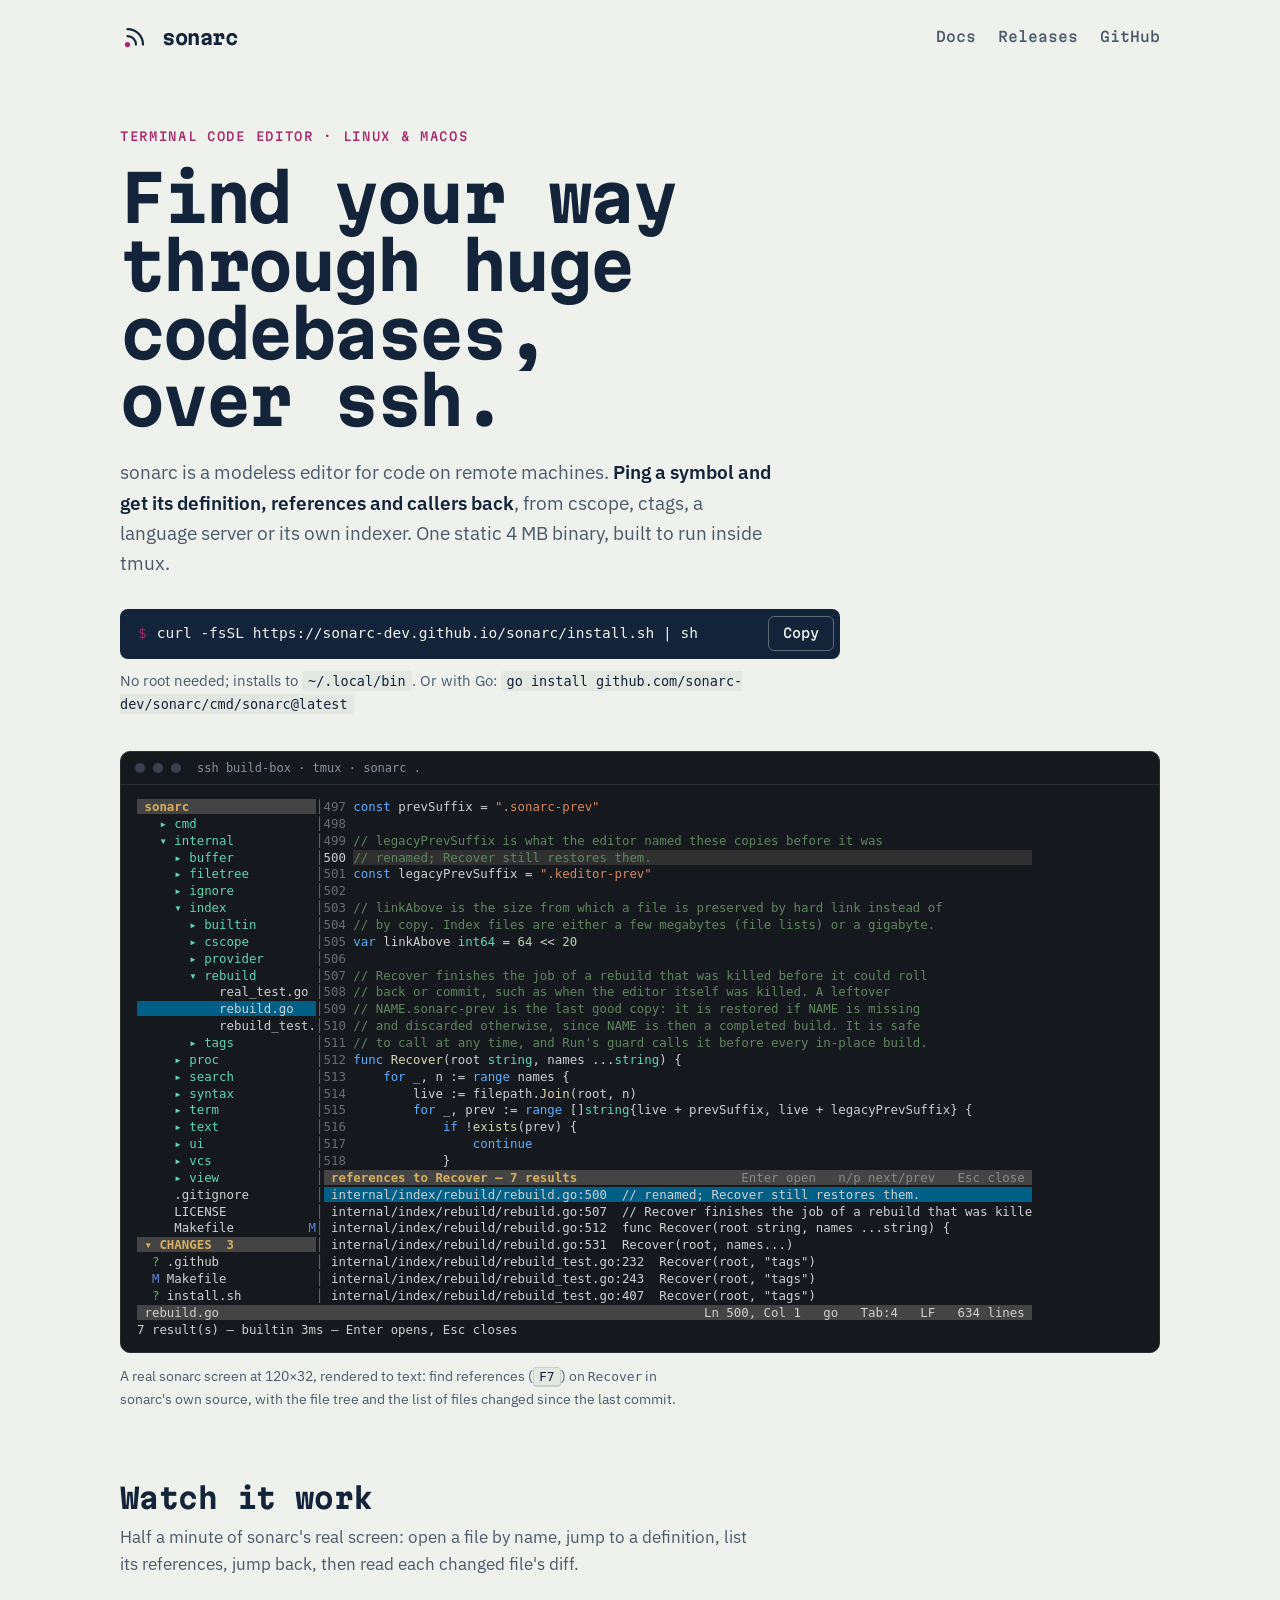
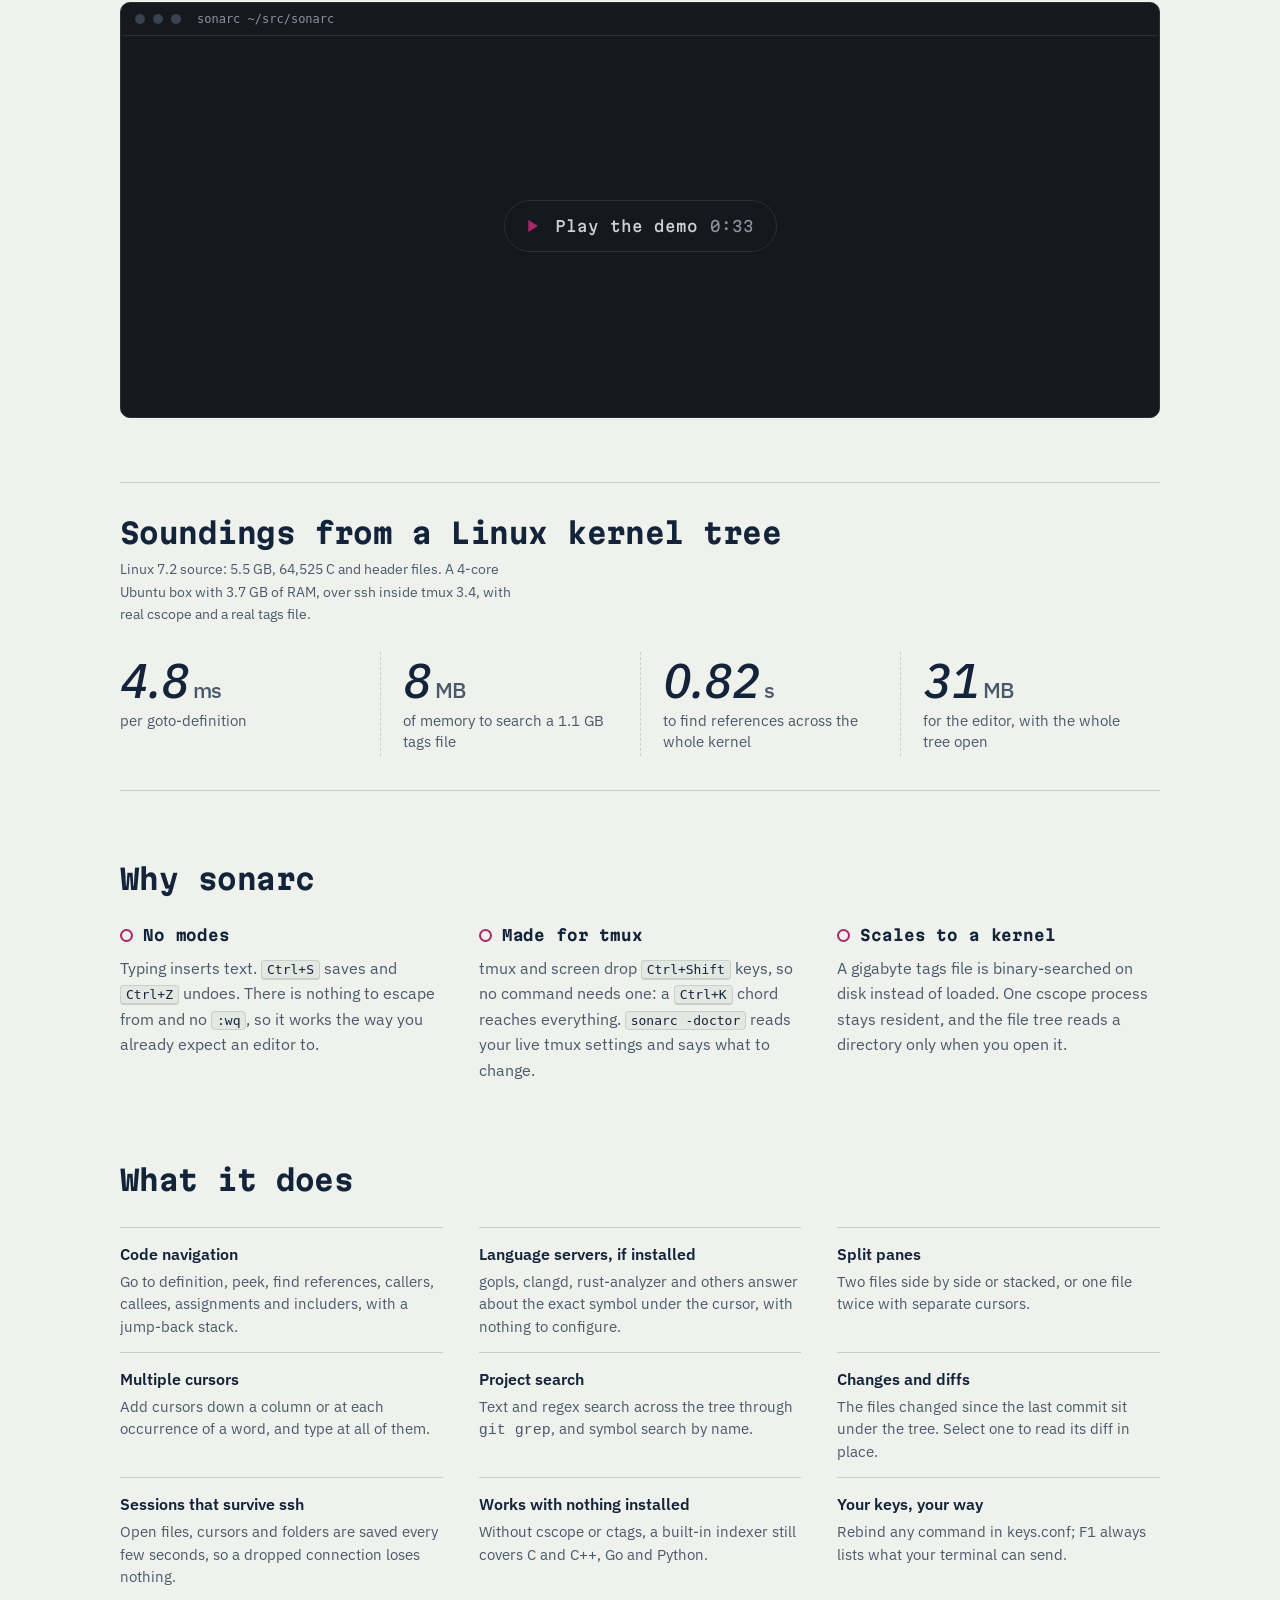
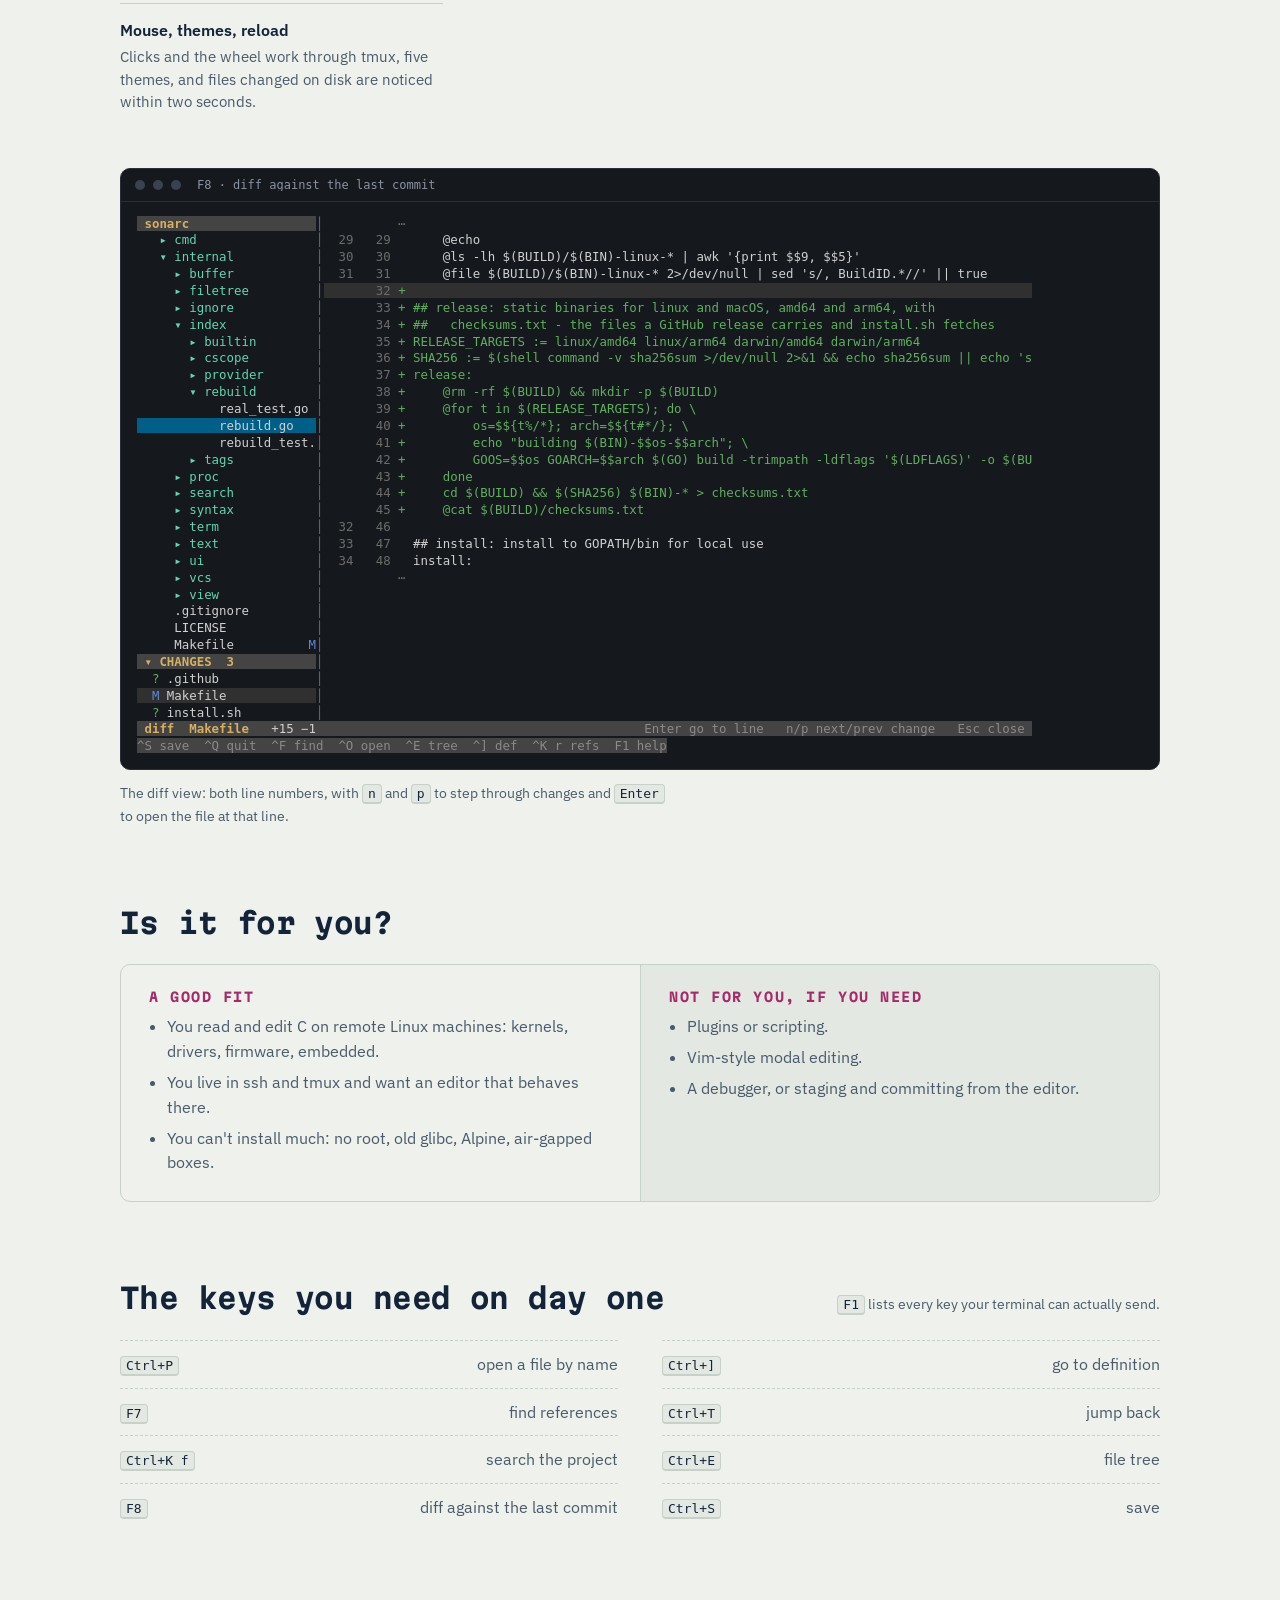
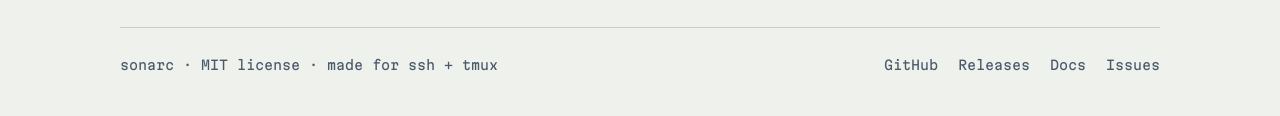
<file: site/index.html>
<!doctype html>
<html lang="en">
<head>
<meta charset="utf-8">
<meta name="viewport" content="width=device-width, initial-scale=1, viewport-fit=cover">
<title>sonarc — a terminal editor for huge codebases over ssh</title>
<meta name="description" content="sonarc is a modeless terminal code editor for Linux servers. One static binary, cscope and ctags built in, made for ssh and tmux. Goto-definition in 4.8 ms on a Linux kernel tree.">
<meta property="og:type" content="website">
<meta property="og:title" content="sonarc">
<meta property="og:description" content="A modeless terminal editor for navigating huge codebases over ssh. One static binary, cscope and ctags built in, made for tmux.">
<meta property="og:url" content="https://sonarc-dev.github.io/sonarc/">
<meta property="og:image" content="https://sonarc-dev.github.io/sonarc/og.png">
<meta property="og:image:width" content="1280">
<meta property="og:image:height" content="640">
<meta property="og:image:alt" content="sonarc: find your way through huge codebases, over ssh">
<meta name="twitter:card" content="summary_large_image">
<link rel="icon" href="data:image/svg+xml,%3Csvg xmlns='http://www.w3.org/2000/svg' viewBox='0 0 32 32'%3E%3Crect width='32' height='32' rx='6' fill='%2313233A'/%3E%3Ccircle cx='8' cy='24' r='2.6' fill='%23E36BA5'/%3E%3Cpath d='M8 15a9 9 0 0 1 9 9M8 8a16 16 0 0 1 16 16' fill='none' stroke='%23DDE5EC' stroke-width='2.4' stroke-linecap='round'/%3E%3C/svg%3E">
<link rel="preconnect" href="https://fonts.googleapis.com">
<link rel="preconnect" href="https://fonts.gstatic.com" crossorigin>
<link rel="stylesheet" href="https://fonts.googleapis.com/css2?family=IBM+Plex+Sans:ital,wght@0,400;0,500;0,600;1,500&family=Martian+Mono:wght@400;500;700&display=swap">
<link rel="stylesheet" href="style.css">
<style>
.t .h0{color:#d7af5f;background:#444444;font-weight:700}
.t .h1{color:#d0d0d0;background:#444444}
.t .h2{color:#6c6c6c;background:var(--t-bg)}
.t .h3{color:var(--t-fg);background:var(--t-bg)}
.t .h4{color:#5fafff;background:var(--t-bg)}
.t .h5{color:#d7875f;background:var(--t-bg)}
.t .h6{color:#5fd7af;background:var(--t-bg)}
.t .h7{color:#5f875f;background:var(--t-bg)}
.t .h8{color:#d0d0d0;background:var(--t-bg)}
.t .h9{color:#5f875f;background:#303030}
.t .h10{color:var(--t-fg);background:#303030}
.t .h11{color:#afd7af;background:var(--t-bg)}
.t .h12{color:var(--t-fg);background:#005f87}
.t .h13{color:#d7d7af;background:var(--t-bg)}
.t .h14{color:#8a8a8a;background:#444444}
.t .h15{color:#5f87d7;background:var(--t-bg)}
.t .h16{color:#5faf5f;background:var(--t-bg)}
.t .d0{color:#d7af5f;background:#444444;font-weight:700}
.t .d1{color:#d0d0d0;background:#444444}
.t .d2{color:#6c6c6c;background:var(--t-bg)}
.t .d3{color:var(--t-fg);background:var(--t-bg)}
.t .d4{color:#5fd7af;background:var(--t-bg)}
.t .d5{color:#6c6c6c;background:#303030}
.t .d6{color:#5faf5f;background:#303030}
.t .d7{color:var(--t-fg);background:#303030}
.t .d8{color:#5faf5f;background:var(--t-bg)}
.t .d9{color:var(--t-fg);background:#005f87}
.t .d10{color:#5f87d7;background:var(--t-bg)}
.t .d11{color:#5f87d7;background:#303030}
.t .d12{color:#8a8a8a;background:#444444}
</style>
</head>
<body>
<div class="wrap">

<header class="top">
  <a class="brand" href="./" aria-label="sonarc home">
    <svg class="logo" viewBox="0 0 32 32" aria-hidden="true">
      <circle class="ping" cx="8" cy="24" r="8"></circle>
      <path class="arc" d="M8 15a9 9 0 0 1 9 9M8 7.5a16.5 16.5 0 0 1 16.5 16.5"></path>
      <circle class="dot" cx="8" cy="24" r="2.8"></circle>
    </svg>
    <span>sonarc</span>
  </a>
  <nav class="nav" aria-label="Site">
    <a class="opt" href="docs/">Docs</a>
    <a class="opt" href="releases/">Releases</a>
    <a href="https://github.com/sonarc-dev/sonarc">GitHub</a>
  </nav>
</header>

<main>
<section class="hero">
  <div class="eyebrow">Terminal code editor · Linux &amp; macOS<!--latest--></div>
  <h1>Find your way through huge codebases, over ssh.</h1>
  <p class="lede">sonarc is a modeless editor for code on remote machines. <strong>Ping a symbol and get its definition, references and callers back</strong>, from cscope, ctags, a language server or its own indexer. One static 4&nbsp;MB binary, built to run inside tmux.</p>
  <div class="install">
    <div class="cmd">
      <code id="install-cmd"><span class="p">$</span>curl -fsSL https://sonarc-dev.github.io/sonarc/install.sh | sh</code>
      <button class="copy" id="copy-btn" type="button">Copy</button>
    </div>
    <p class="alt">No root needed; installs to <code>~/.local/bin</code>. Or with Go: <code>go install github.com/sonarc-dev/sonarc/cmd/sonarc@latest</code></p>
  </div>
</section>

<figure>
  <div class="term">
    <div class="term-bar"><i></i><i></i><i></i><b>ssh build-box · tmux · sonarc .</b></div>
    <div class="term-scroll"><pre class="t" aria-label="sonarc showing the file tree, source code and 7 references to Recover"><span class="h0"> sonarc</span><span class="h1">                 </span><span class="h2">│497</span><span class="h3"> </span><span class="h4">const</span><span class="h3"> prevSuffix = </span><span class="h5">&#34;.sonarc-prev&#34;</span><span class="h3">                                                          </span>
<span class="h6">   ▸ cmd                </span><span class="h2">│498</span><span class="h3">                                                                                            </span>
<span class="h6">   ▾ internal           </span><span class="h2">│499</span><span class="h3"> </span><span class="h7">// legacyPrevSuffix is what the editor named these copies before it was</span><span class="h3">                    </span>
<span class="h6">     ▸ buffer           </span><span class="h2">│</span><span class="h8">500</span><span class="h3"> </span><span class="h9">// renamed; Recover still restores them.</span><span class="h10">                                                   </span>
<span class="h6">     ▸ filetree         </span><span class="h2">│501</span><span class="h3"> </span><span class="h4">const</span><span class="h3"> legacyPrevSuffix = </span><span class="h5">&#34;.keditor-prev&#34;</span><span class="h3">                                                   </span>
<span class="h6">     ▸ ignore           </span><span class="h2">│502</span><span class="h3">                                                                                            </span>
<span class="h6">     ▾ index            </span><span class="h2">│503</span><span class="h3"> </span><span class="h7">// linkAbove is the size from which a file is preserved by hard link instead of</span><span class="h3">            </span>
<span class="h6">       ▸ builtin        </span><span class="h2">│504</span><span class="h3"> </span><span class="h7">// by copy. Index files are either a few megabytes (file lists) or a gigabyte.</span><span class="h3">             </span>
<span class="h6">       ▸ cscope         </span><span class="h2">│505</span><span class="h3"> </span><span class="h4">var</span><span class="h3"> linkAbove </span><span class="h6">int64</span><span class="h3"> = </span><span class="h11">64</span><span class="h3"> &lt;&lt; </span><span class="h11">20</span><span class="h3">                                                             </span>
<span class="h6">       ▸ provider       </span><span class="h2">│506</span><span class="h3">                                                                                            </span>
<span class="h6">       ▾ rebuild        </span><span class="h2">│507</span><span class="h3"> </span><span class="h7">// Recover finishes the job of a rebuild that was killed before it could roll</span><span class="h3">              </span>
<span class="h3">           real_test.go </span><span class="h2">│508</span><span class="h3"> </span><span class="h7">// back or commit, such as when the editor itself was killed. A leftover</span><span class="h3">                   </span>
<span class="h12">           rebuild.go   </span><span class="h2">│509</span><span class="h3"> </span><span class="h7">// NAME.sonarc-prev is the last good copy: it is restored if NAME is missing</span><span class="h3">               </span>
<span class="h3">           rebuild_test.</span><span class="h2">│510</span><span class="h3"> </span><span class="h7">// and discarded otherwise, since NAME is then a completed build. It is safe</span><span class="h3">               </span>
<span class="h6">       ▸ tags           </span><span class="h2">│511</span><span class="h3"> </span><span class="h7">// to call at any time, and Run&#39;s guard calls it before every in-place build.</span><span class="h3">              </span>
<span class="h6">     ▸ proc             </span><span class="h2">│512</span><span class="h3"> </span><span class="h4">func</span><span class="h3"> </span><span class="h13">Recover</span><span class="h3">(root </span><span class="h6">string</span><span class="h3">, names ...</span><span class="h6">string</span><span class="h3">) {                                               </span>
<span class="h6">     ▸ search           </span><span class="h2">│513</span><span class="h3">     </span><span class="h4">for</span><span class="h3"> _, n := </span><span class="h4">range</span><span class="h3"> names {                                                              </span>
<span class="h6">     ▸ syntax           </span><span class="h2">│514</span><span class="h3">         live := filepath.</span><span class="h13">Join</span><span class="h3">(root, n)                                                     </span>
<span class="h6">     ▸ term             </span><span class="h2">│515</span><span class="h3">         </span><span class="h4">for</span><span class="h3"> _, prev := </span><span class="h4">range</span><span class="h3"> []</span><span class="h6">string</span><span class="h3">{live + prevSuffix, live + legacyPrevSuffix} {        </span>
<span class="h6">     ▸ text             </span><span class="h2">│516</span><span class="h3">             </span><span class="h4">if</span><span class="h3"> !</span><span class="h13">exists</span><span class="h3">(prev) {                                                             </span>
<span class="h6">     ▸ ui               </span><span class="h2">│517</span><span class="h3">                 </span><span class="h4">continue</span><span class="h3">                                                                   </span>
<span class="h6">     ▸ vcs              </span><span class="h2">│518</span><span class="h3">             }                                                                              </span>
<span class="h6">     ▸ view             </span><span class="h2">│</span><span class="h0"> references to Recover — 7 results</span><span class="h1">                      </span><span class="h14">Enter open   n/p next/prev   Esc close </span>
<span class="h3">     .gitignore         </span><span class="h2">│</span><span class="h12"> internal/index/rebuild/rebuild.go:500  // renamed; Recover still restores them.               </span>
<span class="h3">     LICENSE            </span><span class="h2">│</span><span class="h3"> internal/index/rebuild/rebuild.go:507  // Recover finishes the job of a rebuild that was kille</span>
<span class="h3">     Makefile          </span><span class="h15">M</span><span class="h2">│</span><span class="h3"> internal/index/rebuild/rebuild.go:512  func Recover(root string, names ...string) {           </span>
<span class="h0"> ▾ CHANGES  3</span><span class="h1">           </span><span class="h2">│</span><span class="h3"> internal/index/rebuild/rebuild.go:531  Recover(root, names...)                                </span>
<span class="h3">  </span><span class="h16">?</span><span class="h3"> .github             </span><span class="h2">│</span><span class="h3"> internal/index/rebuild/rebuild_test.go:232  Recover(root, &#34;tags&#34;)                             </span>
<span class="h3">  </span><span class="h15">M</span><span class="h3"> Makefile            </span><span class="h2">│</span><span class="h3"> internal/index/rebuild/rebuild_test.go:243  Recover(root, &#34;tags&#34;)                             </span>
<span class="h3">  </span><span class="h16">?</span><span class="h3"> install.sh          </span><span class="h2">│</span><span class="h3"> internal/index/rebuild/rebuild_test.go:407  Recover(root, &#34;tags&#34;)                             </span>
<span class="h1"> rebuild.go                                                                 Ln 500, Col 1   go   Tab:4   LF   634 lines </span>
<span class="h8">7 result(s) — builtin 3ms — Enter opens, Esc closes</span><span class="h3">                                                                     </span></pre></div>
  </div>
  <figcaption>A real sonarc screen at 120×32, rendered to text: find references (<kbd>F7</kbd>) on <code>Recover</code> in sonarc's own source, with the file tree and the list of files changed since the last commit.</figcaption>
</figure>

<section class="demo" aria-labelledby="demo-h">
  <header>
    <h2 id="demo-h">Watch it work</h2>
    <p>Half a minute of sonarc's real screen: open a file by name, jump to a definition, list its references, jump back, then read each changed file's diff.</p>
  </header>
  <div class="term">
    <div class="term-bar"><i></i><i></i><i></i><b>sonarc ~/src/sonarc</b></div>
    <div class="demo-stage" id="demo-stage">
      <button class="play" id="demo-play" type="button">
        <svg viewBox="0 0 24 24" aria-hidden="true"><path d="M8 5.5v13l10.5-6.5z"></path></svg>
        Play the demo <span>0:33</span>
      </button>
    </div>
  </div>
</section>

<section class="soundings" aria-labelledby="soundings-h">
  <header>
    <h2 id="soundings-h">Soundings from a Linux kernel tree</h2>
    <p>Linux 7.2 source: 5.5&nbsp;GB, 64,525 C and header files. A 4-core Ubuntu box with 3.7&nbsp;GB of RAM, over ssh inside tmux 3.4, with real cscope and a real tags file.</p>
  </header>
  <div class="depths">
    <div class="depth"><div class="n">4.8<small>ms</small></div><div class="l">per goto-definition</div></div>
    <div class="depth"><div class="n">8<small>MB</small></div><div class="l">of memory to search a 1.1&nbsp;GB tags file</div></div>
    <div class="depth"><div class="n">0.82<small>s</small></div><div class="l">to find references across the whole kernel</div></div>
    <div class="depth"><div class="n">31<small>MB</small></div><div class="l">for the editor, with the whole tree open</div></div>
  </div>
</section>

<section class="why" aria-labelledby="why-h">
  <h2 id="why-h">Why sonarc</h2>
  <div class="cols">
    <div class="col">
      <h3>No modes</h3>
      <p>Typing inserts text. <kbd>Ctrl+S</kbd> saves and <kbd>Ctrl+Z</kbd> undoes. There is nothing to escape from and no <code>:wq</code>, so it works the way you already expect an editor to.</p>
    </div>
    <div class="col">
      <h3>Made for tmux</h3>
      <p>tmux and screen drop <kbd>Ctrl+Shift</kbd> keys, so no command needs one: a <kbd>Ctrl+K</kbd> chord reaches everything. <code>sonarc -doctor</code> reads your live tmux settings and says what to change.</p>
    </div>
    <div class="col">
      <h3>Scales to a kernel</h3>
      <p>A gigabyte tags file is binary-searched on disk instead of loaded. One cscope process stays resident, and the file tree reads a directory only when you open it.</p>
    </div>
  </div>
</section>

<section class="features" aria-labelledby="feat-h">
  <h2 id="feat-h">What it does</h2>
  <div class="feat-grid">
    <ul class="feat-list">
      <li><b>Code navigation</b><span>Go to definition, peek, find references, callers, callees, assignments and includers, with a jump-back stack.</span></li>
      <li><b>Language servers, if installed</b><span>gopls, clangd, rust-analyzer and others answer about the exact symbol under the cursor, with nothing to configure.</span></li>
      <li><b>Split panes</b><span>Two files side by side or stacked, or one file twice with separate cursors.</span></li>
      <li><b>Multiple cursors</b><span>Add cursors down a column or at each occurrence of a word, and type at all of them.</span></li>
      <li><b>Project search</b><span>Text and regex search across the tree through <code>git grep</code>, and symbol search by name.</span></li>
      <li><b>Changes and diffs</b><span>The files changed since the last commit sit under the tree. Select one to read its diff in place.</span></li>
      <li><b>Sessions that survive ssh</b><span>Open files, cursors and folders are saved every few seconds, so a dropped connection loses nothing.</span></li>
      <li><b>Works with nothing installed</b><span>Without cscope or ctags, a built-in indexer still covers C and C++, Go and Python.</span></li>
      <li><b>Your keys, your way</b><span>Rebind any command in keys.conf; F1 always lists what your terminal can send.</span></li>
      <li><b>Mouse, themes, reload</b><span>Clicks and the wheel work through tmux, five themes, and files changed on disk are noticed within two seconds.</span></li>
    </ul>
    <figure>
      <div class="term">
        <div class="term-bar"><i></i><i></i><i></i><b>F8 · diff against the last commit</b></div>
        <div class="term-scroll"><pre class="t" aria-label="sonarc showing a diff of the Makefile, 15 lines added"><span class="d0"> sonarc</span><span class="d1">                 </span><span class="d2">│          ⋯</span><span class="d3">                                                                                    </span>
<span class="d4">   ▸ cmd                </span><span class="d2">│  29   29 </span><span class="d3">      @echo                                                                          </span>
<span class="d4">   ▾ internal           </span><span class="d2">│  30   30 </span><span class="d3">      @ls -lh $(BUILD)/$(BIN)-linux-* | awk &#39;{print $$9, $$5}&#39;                       </span>
<span class="d4">     ▸ buffer           </span><span class="d2">│  31   31 </span><span class="d3">      @file $(BUILD)/$(BIN)-linux-* 2&gt;/dev/null | sed &#39;s/, BuildID.*//&#39; || true      </span>
<span class="d4">     ▸ filetree         </span><span class="d2">│</span><span class="d5">       32 </span><span class="d6">+ </span><span class="d7">                                                                                   </span>
<span class="d4">     ▸ ignore           </span><span class="d2">│       33 </span><span class="d8">+ ## release: static binaries for linux and macOS, amd64 and arm64, with</span><span class="d3">             </span>
<span class="d4">     ▾ index            </span><span class="d2">│       34 </span><span class="d8">+ ##   checksums.txt - the files a GitHub release carries and install.sh fetches</span><span class="d3">     </span>
<span class="d4">       ▸ builtin        </span><span class="d2">│       35 </span><span class="d8">+ RELEASE_TARGETS := linux/amd64 linux/arm64 darwin/amd64 darwin/arm64</span><span class="d3">               </span>
<span class="d4">       ▸ cscope         </span><span class="d2">│       36 </span><span class="d8">+ SHA256 := $(shell command -v sha256sum &gt;/dev/null 2&gt;&amp;1 &amp;&amp; echo sha256sum || echo &#39;s</span>
<span class="d4">       ▸ provider       </span><span class="d2">│       37 </span><span class="d8">+ release:</span><span class="d3">                                                                           </span>
<span class="d4">       ▾ rebuild        </span><span class="d2">│       38 </span><span class="d8">+     @rm -rf $(BUILD) &amp;&amp; mkdir -p $(BUILD)</span><span class="d3">                                          </span>
<span class="d3">           real_test.go </span><span class="d2">│       39 </span><span class="d8">+     @for t in $(RELEASE_TARGETS); do \</span><span class="d3">                                             </span>
<span class="d9">           rebuild.go   </span><span class="d2">│       40 </span><span class="d8">+         os=$${t%/*}; arch=$${t#*/}; \</span><span class="d3">                                              </span>
<span class="d3">           rebuild_test.</span><span class="d2">│       41 </span><span class="d8">+         echo &#34;building $(BIN)-$$os-$$arch&#34;; \</span><span class="d3">                                      </span>
<span class="d4">       ▸ tags           </span><span class="d2">│       42 </span><span class="d8">+         GOOS=$$os GOARCH=$$arch $(GO) build -trimpath -ldflags &#39;$(LDFLAGS)&#39; -o $(BU</span>
<span class="d4">     ▸ proc             </span><span class="d2">│       43 </span><span class="d8">+     done</span><span class="d3">                                                                           </span>
<span class="d4">     ▸ search           </span><span class="d2">│       44 </span><span class="d8">+     cd $(BUILD) &amp;&amp; $(SHA256) $(BIN)-* &gt; checksums.txt</span><span class="d3">                              </span>
<span class="d4">     ▸ syntax           </span><span class="d2">│       45 </span><span class="d8">+     @cat $(BUILD)/checksums.txt</span><span class="d3">                                                    </span>
<span class="d4">     ▸ term             </span><span class="d2">│  32   46 </span><span class="d3">                                                                                     </span>
<span class="d4">     ▸ text             </span><span class="d2">│  33   47 </span><span class="d3">  ## install: install to GOPATH/bin for local use                                    </span>
<span class="d4">     ▸ ui               </span><span class="d2">│  34   48 </span><span class="d3">  install:                                                                           </span>
<span class="d4">     ▸ vcs              </span><span class="d2">│          ⋯</span><span class="d3">                                                                                    </span>
<span class="d4">     ▸ view             </span><span class="d2">│</span><span class="d3">                                                                                               </span>
<span class="d3">     .gitignore         </span><span class="d2">│</span><span class="d3">                                                                                               </span>
<span class="d3">     LICENSE            </span><span class="d2">│</span><span class="d3">                                                                                               </span>
<span class="d3">     Makefile          </span><span class="d10">M</span><span class="d2">│</span><span class="d3">                                                                                               </span>
<span class="d0"> ▾ CHANGES  3</span><span class="d1">           </span><span class="d2">│</span><span class="d3">                                                                                               </span>
<span class="d3">  </span><span class="d8">?</span><span class="d3"> .github             </span><span class="d2">│</span><span class="d3">                                                                                               </span>
<span class="d7">  </span><span class="d11">M</span><span class="d7"> Makefile            </span><span class="d2">│</span><span class="d3">                                                                                               </span>
<span class="d3">  </span><span class="d8">?</span><span class="d3"> install.sh          </span><span class="d2">│</span><span class="d3">                                                                                               </span>
<span class="d1"> </span><span class="d0">diff  Makefile</span><span class="d1">   +15 −1                                            </span><span class="d12">Enter go to line   n/p next/prev change   Esc close </span>
<span class="d12">^S save  ^Q quit  ^F find  ^O open  ^E tree  ^] def  ^K r refs  F1 help</span><span class="d3">                                                 </span></pre></div>
      </div>
      <figcaption>The diff view: both line numbers, with <kbd>n</kbd> and <kbd>p</kbd> to step through changes and <kbd>Enter</kbd> to open the file at that line.</figcaption>
    </figure>
  </div>
</section>

<section class="fit" aria-labelledby="fit-h">
  <h2 id="fit-h" style="margin-bottom:24px">Is it for you?</h2>
  <div class="fit-grid">
    <div>
      <h3>A good fit</h3>
      <ul>
        <li>You read and edit C on remote Linux machines: kernels, drivers, firmware, embedded.</li>
        <li>You live in ssh and tmux and want an editor that behaves there.</li>
        <li>You can't install much: no root, old glibc, Alpine, air-gapped boxes.</li>
      </ul>
    </div>
    <div>
      <h3>Not for you, if you need</h3>
      <ul>
        <li>Plugins or scripting.</li>
        <li>Vim-style modal editing.</li>
        <li>A debugger, or staging and committing from the editor.</li>
      </ul>
    </div>
  </div>
</section>

<section class="keys" aria-labelledby="keys-h">
  <header>
    <h2 id="keys-h">The keys you need on day one</h2>
    <p><kbd>F1</kbd> lists every key your terminal can actually send.</p>
  </header>
  <div class="keytab">
    <div><kbd>Ctrl+P</kbd><span>open a file by name</span></div>
    <div><kbd>Ctrl+]</kbd><span>go to definition</span></div>
    <div><kbd>F7</kbd><span>find references</span></div>
    <div><kbd>Ctrl+T</kbd><span>jump back</span></div>
    <div><kbd>Ctrl+K f</kbd><span>search the project</span></div>
    <div><kbd>Ctrl+E</kbd><span>file tree</span></div>
    <div><kbd>F8</kbd><span>diff against the last commit</span></div>
    <div><kbd>Ctrl+S</kbd><span>save</span></div>
  </div>
</section>
</main>

<footer>
  <span>sonarc · MIT license · made for ssh + tmux</span>
  <nav aria-label="Footer">
    <a href="https://github.com/sonarc-dev/sonarc">GitHub</a>
    <a href="releases/">Releases</a>
    <a href="docs/">Docs</a>
    <a href="https://github.com/sonarc-dev/sonarc/issues">Issues</a>
  </nav>
</footer>

</div>
<script>
(function () {
  var btn = document.getElementById("copy-btn");
  var cmd = "curl -fsSL https://sonarc-dev.github.io/sonarc/install.sh | sh";
  function done(label) {
    btn.textContent = label;
    setTimeout(function () { btn.textContent = "Copy"; }, 1600);
  }
  function selectIt() {
    var el = document.getElementById("install-cmd");
    var r = document.createRange();
    r.selectNodeContents(el);
    var s = window.getSelection();
    s.removeAllRanges();
    s.addRange(r);
    done("Selected");
  }
  btn.addEventListener("click", function () {
    if (navigator.clipboard && navigator.clipboard.writeText) {
      navigator.clipboard.writeText(cmd).then(function () { done("Copied"); }, selectIt);
    } else {
      selectIt();
    }
  });
})();
</script>
<script>
(function () {
  var btn = document.getElementById("demo-play");
  var stage = document.getElementById("demo-stage");
  var base = "https://cdn.jsdelivr.net/npm/asciinema-player@3.17.0/dist/bundle/";
  function load(el) {
    return new Promise(function (resolve, reject) {
      el.onload = resolve;
      el.onerror = reject;
      document.head.appendChild(el);
    });
  }
  btn.addEventListener("click", function () {
    btn.disabled = true;
    btn.lastElementChild.textContent = "loading";
    var css = document.createElement("link");
    css.rel = "stylesheet";
    css.href = base + "asciinema-player.css";
    var js = document.createElement("script");
    js.src = base + "asciinema-player.min.js";
    // The player measures its cells when it starts, so its styles must be in.
    Promise.all([load(css), load(js)]).then(function () {
      stage.textContent = "";
      stage.classList.add("playing");
      AsciinemaPlayer.create("demo.cast", stage, { autoPlay: true, fit: "width", idleTimeLimit: 2.5 });
    }, function () {
      btn.disabled = false;
      btn.lastElementChild.textContent = "could not load the player; try again";
    });
  });
})();
</script>
</body>
</html>
</file>
<file: site/style.css>
/* sonarc site: shared by the landing page, docs and releases. */
:root {
  --paper: #EEF1EC;
  --paper-2: #E3E8E2;
  --ink: #13233A;
  --ink-2: #4A5A6B;
  --rule: #C8D0CA;
  --mark: #A8286A;
  --shoal: #D8E5E6;
  --term-bg: #15181D;
  --term-fg: #D0D0D0;
  --term-edge: #2A2F37;
  --display: "Martian Mono", ui-monospace, "SF Mono", Menlo, Consolas, monospace;
  --body: "IBM Plex Sans", system-ui, -apple-system, "Segoe UI", Roboto, sans-serif;
  --mono: ui-monospace, "SF Mono", SFMono-Regular, Menlo, Consolas, "DejaVu Sans Mono", monospace;
}
@media (prefers-color-scheme: dark) {
  :root:not([data-theme="light"]) {
    color-scheme: dark;
    --paper: #0D1520;
    --paper-2: #131E2C;
    --ink: #DDE5EC;
    --ink-2: #97A6B6;
    --rule: #26344A;
    --mark: #E36BA5;
    --shoal: #122436;
    --term-bg: #0A0D12;
    --term-edge: #26344A;
  }
}
:root[data-theme="dark"] {
  color-scheme: dark;
  --paper: #0D1520;
  --paper-2: #131E2C;
  --ink: #DDE5EC;
  --ink-2: #97A6B6;
  --rule: #26344A;
  --mark: #E36BA5;
  --shoal: #122436;
  --term-bg: #0A0D12;
  --term-edge: #26344A;
}

* { box-sizing: border-box; }
html { -webkit-text-size-adjust: 100%; }
body {
  margin: 0;
  background: var(--paper);
  color: var(--ink);
  font: 400 17px/1.6 var(--body);
  padding-inline: 20px;
}
a { color: inherit; text-decoration-color: var(--mark); text-underline-offset: 3px; }
a:hover { color: var(--mark); }
:focus-visible { outline: 2px solid var(--mark); outline-offset: 3px; border-radius: 3px; }
.wrap { max-width: 1040px; margin-inline: auto; }
/* Single-column grids may not grow past the page to fit a long command. */
.hero, .soundings, section.why, section.features, section.keys, .install { grid-template-columns: minmax(0, 1fr); }

/* Header */
.top {
  display: flex; align-items: center; justify-content: space-between; gap: 16px;
  padding-block: 22px;
}
.brand { display: flex; align-items: center; gap: 12px; text-decoration: none; }
.brand span { font: 700 19px/1 var(--display); letter-spacing: -0.02em; }
.logo { width: 30px; height: 30px; overflow: visible; }
.logo .arc { fill: none; stroke: var(--ink); stroke-width: 2.4; stroke-linecap: round; }
.logo .dot { fill: var(--mark); }
.logo .ping { fill: none; stroke: var(--mark); stroke-width: 1.5; opacity: 0; transform-origin: 8px 24px; }
@media (prefers-reduced-motion: no-preference) {
  .logo .ping { animation: ping 2.6s ease-out 0.4s 2; }
}
@keyframes ping {
  0% { opacity: 0.9; transform: scale(0.2); }
  100% { opacity: 0; transform: scale(2.4); }
}
.nav { display: flex; gap: 22px; font: 500 14px/1 var(--display); }
.nav a { text-decoration: none; color: var(--ink-2); }
.nav a:hover { color: var(--mark); }

/* Hero */
.hero { padding-block: 56px 36px; display: grid; gap: 22px; }
.eyebrow {
  font: 500 12px/1 var(--display); letter-spacing: 0.14em; text-transform: uppercase;
  color: var(--mark);
}
h1 {
  font: 700 clamp(34px, 5.6vw, 64px)/1.06 var(--display);
  letter-spacing: -0.035em;
  margin: 0;
  max-width: 17ch;
  text-wrap: balance;
}
.lede { font-size: 19px; color: var(--ink-2); max-width: 60ch; margin: 0; }
.lede strong { color: var(--ink); font-weight: 600; }

.install { display: grid; gap: 10px; max-width: 720px; margin-top: 8px; }
.cmd {
  display: flex; align-items: center; gap: 12px;
  background: var(--ink); color: var(--paper);
  border-radius: 8px; padding: 6px 6px 6px 18px;
}
.cmd code {
  flex: 1; min-width: 0; overflow-x: auto; white-space: nowrap;
  font: 500 14.5px/2.6 var(--mono);
  scrollbar-width: none;
}
.cmd code::-webkit-scrollbar { display: none; }
.cmd code .p { color: var(--mark); user-select: none; margin-right: 10px; }
.copy {
  flex: none; font: 500 13px/1 var(--display); cursor: pointer;
  background: transparent; color: var(--paper);
  border: 1px solid color-mix(in srgb, var(--paper) 35%, transparent);
  border-radius: 6px; padding: 10px 14px;
}
.copy:hover { border-color: var(--mark); color: var(--mark); }
.alt { font-size: 14.5px; color: var(--ink-2); margin: 0; }
.alt code { font: 13.5px var(--mono); color: var(--ink); background: var(--paper-2); padding: 2px 6px; border-radius: 4px; overflow-wrap: anywhere; }

/* Terminal captures */
figure { margin: 0; }
.term {
  background: var(--term-bg);
  border: 1px solid var(--term-edge);
  border-radius: 10px;
  overflow: hidden;
}
.term-bar {
  display: flex; align-items: center; gap: 8px;
  padding: 10px 14px; border-bottom: 1px solid var(--term-edge);
  font: 12px/1 var(--mono); color: #8a93a0;
}
.term-bar i { width: 10px; height: 10px; border-radius: 50%; background: #3a4150; display: block; }
.term-bar b { font-weight: 400; margin-left: 8px; overflow: hidden; text-overflow: ellipsis; white-space: nowrap; }
.term-scroll { overflow-x: auto; }
.t {
  --t-bg: var(--term-bg); --t-fg: var(--term-fg);
  margin: 0; padding: 14px 16px;
  font: 12.4px/1.36 var(--mono);
  color: var(--term-fg);
  white-space: pre;
  width: max-content;
  font-variant-ligatures: none;
}
figcaption { font-size: 14px; color: var(--ink-2); margin-top: 12px; max-width: 70ch; }
figcaption code { font: 13px var(--mono); }

/* Soundings */
.soundings {
  margin-block: 64px 0;
  border-block: 1px solid var(--rule);
  padding-block: 34px;
  display: grid; gap: 26px;
}
.soundings header { display: flex; flex-wrap: wrap; align-items: baseline; justify-content: space-between; gap: 8px 24px; }
h2 {
  font: 700 clamp(22px, 2.8vw, 28px)/1.2 var(--display);
  letter-spacing: -0.02em; margin: 0; text-wrap: balance;
}
.soundings header p { margin: 0; font-size: 14px; color: var(--ink-2); max-width: 52ch; }
.depths { display: grid; grid-template-columns: repeat(4, 1fr); gap: 0; }
.depth { padding: 4px 22px 4px 0; display: grid; gap: 6px; align-content: start; }
.depth + .depth { padding-left: 22px; border-left: 1px dashed var(--rule); }
.depth .n {
  font: italic 500 clamp(34px, 4.4vw, 48px)/1 var(--body);
  letter-spacing: -0.02em; font-variant-numeric: tabular-nums;
}
.depth .n small { font-size: 0.45em; font-style: normal; font-weight: 500; margin-left: 4px; color: var(--ink-2); }
.depth .l { font-size: 14.5px; color: var(--ink-2); line-height: 1.45; }

/* Why */
section.why { padding-block: 72px 0; display: grid; gap: 30px; }
.cols { display: grid; grid-template-columns: repeat(3, 1fr); gap: 36px; }
.col h3 {
  font: 700 15px/1.3 var(--display); margin: 0 0 10px; letter-spacing: -0.01em;
  display: flex; align-items: center; gap: 10px;
}
.col h3::before { content: ""; width: 9px; height: 9px; border-radius: 50%; border: 2px solid var(--mark); flex: none; }
.col p { margin: 0; color: var(--ink-2); font-size: 16px; }
kbd, .col code {
  font: 500 13px var(--mono); color: var(--ink);
  background: var(--paper-2); border: 1px solid var(--rule); border-bottom-width: 2px;
  border-radius: 4px; padding: 1px 5px; white-space: nowrap;
}
.col code { border-bottom-width: 1px; }

/* Features */
section.features { padding-block: 80px 0; display: grid; gap: 30px; }
.feat-grid { display: grid; grid-template-columns: minmax(0, 1fr); gap: 40px; }
.feat-list { list-style: none; margin: 0; padding: 0; display: grid; grid-template-columns: repeat(3, minmax(0, 1fr)); column-gap: 36px; }
.feat-list li { padding-block: 14px; border-top: 1px solid var(--rule); display: grid; gap: 3px; align-content: start; }
.feat-list b { font-weight: 600; font-size: 16px; }
.feat-list span { color: var(--ink-2); font-size: 15px; line-height: 1.5; }

/* Fit */
section.fit { padding-block: 80px 0; }
.fit-grid { display: grid; grid-template-columns: 1fr 1fr; gap: 0; border: 1px solid var(--rule); border-radius: 10px; overflow: hidden; }
.fit-grid > div { padding: 26px 28px; display: grid; gap: 10px; align-content: start; }
.fit-grid > div + div { border-left: 1px solid var(--rule); background: var(--paper-2); }
.fit-grid h3 { font: 700 13px/1 var(--display); letter-spacing: 0.12em; text-transform: uppercase; margin: 0; color: var(--mark); }
.fit-grid ul { margin: 0; padding-left: 18px; color: var(--ink-2); font-size: 15.5px; display: grid; gap: 6px; }

/* Keys */
section.keys { padding-block: 80px 0; display: grid; gap: 24px; }
.keys header { display: flex; flex-wrap: wrap; align-items: baseline; justify-content: space-between; gap: 8px 24px; }
.keys header p { margin: 0; font-size: 14px; color: var(--ink-2); }
.keytab { display: grid; grid-template-columns: repeat(2, 1fr); column-gap: 44px; }
.keytab div { display: flex; align-items: baseline; justify-content: space-between; gap: 16px; padding-block: 11px; border-top: 1px dashed var(--rule); font-size: 15.5px; }
.keytab div span { color: var(--ink-2); text-align: right; }

/* Footer */
footer {
  margin-top: 96px; padding-block: 28px 40px; border-top: 1px solid var(--rule);
  display: flex; flex-wrap: wrap; justify-content: space-between; gap: 12px 24px;
  font: 13px/1.5 var(--display); color: var(--ink-2);
}
footer nav { display: flex; gap: 20px; }
footer a { text-decoration: none; }

@media (max-width: 860px) {
  .depths { grid-template-columns: 1fr 1fr; row-gap: 26px; }
  .depth:nth-child(3) { padding-left: 0; border-left: 0; }
  .cols { grid-template-columns: 1fr; gap: 26px; }
  .feat-list { grid-template-columns: repeat(2, minmax(0, 1fr)); }
}
@media (max-width: 600px) {
  body { font-size: 16px; padding-inline: 16px; }
  .nav a.opt { display: none; }
  .hero { padding-block: 32px 24px; }
  .lede { font-size: 17px; }
  .fit-grid { grid-template-columns: 1fr; }
  .fit-grid > div + div { border-left: 0; border-top: 1px solid var(--rule); }
  .keytab { grid-template-columns: 1fr; }
  .feat-list { grid-template-columns: minmax(0, 1fr); }
  .t { font-size: 11px; }
}
@media (max-width: 420px) {
  .depths { grid-template-columns: 1fr; }
  .depth + .depth { padding-left: 0; border-left: 0; }
}

.eyebrow a { text-decoration: none; }
.eyebrow a:hover { text-decoration: underline; }

/* Docs and releases pages */
.page-head { padding-block: 40px 28px; border-bottom: 1px solid var(--rule); display: grid; gap: 12px; }
.page-head h1 { font-size: clamp(30px, 4.4vw, 46px); max-width: none; }
.page-head p { margin: 0; color: var(--ink-2); max-width: 64ch; }
.doc { display: grid; grid-template-columns: 220px minmax(0, 1fr); gap: 56px; padding-top: 36px; align-items: start; }
.toc { position: sticky; top: calc(env(safe-area-inset-top, 0px) + 20px); z-index: 5; font-size: 14px; }
.toc .pages { max-height: calc(100vh - 190px); overflow-y: auto; overscroll-behavior: contain; }
.toc summary { display: none; }
.toc h2 { font: 500 11.5px/1 var(--display); letter-spacing: 0.14em; text-transform: uppercase; color: var(--mark); margin: 0 0 14px; }
.toc ol { list-style: none; margin: 0; padding: 0; display: grid; gap: 2px; }
.toc ol ol { padding-left: 12px; margin-block: 2px 6px; border-left: 1px solid var(--rule); }
.toc a { display: block; padding: 4px 0; text-decoration: none; color: var(--ink-2); line-height: 1.35; }
.toc ol ol a { font-size: 13.5px; padding-left: 10px; }
.toc a:hover { color: var(--mark); }
.toc .other { margin-top: 22px; padding-top: 16px; border-top: 1px solid var(--rule); display: grid; gap: 2px; }

.prose { max-width: 74ch; min-width: 0; }
.prose > :first-child { margin-top: 0; }
.prose h2 { margin: 56px 0 16px; padding-top: 22px; border-top: 1px solid var(--rule); scroll-margin-top: 20px; }
.prose h3 { font: 700 16px/1.3 var(--display); letter-spacing: -0.01em; margin: 34px 0 12px; scroll-margin-top: 20px; }
.prose h4 { font: 600 15px/1.3 var(--body); margin: 24px 0 8px; }
.prose h2 a.anchor, .prose h3 a.anchor { text-decoration: none; color: var(--rule); margin-left: 8px; font-weight: 400; }
.prose h2:hover a.anchor, .prose h3:hover a.anchor { color: var(--mark); }
.prose p, .prose ul, .prose ol { margin: 0 0 16px; }
.prose ul, .prose ol { padding-left: 22px; }
.prose li { margin-bottom: 6px; }
.prose li > p { margin-bottom: 6px; }
.prose code { font: 0.86em var(--mono); background: var(--paper-2); border: 1px solid var(--rule); border-radius: 4px; padding: 1px 5px; overflow-wrap: anywhere; }
.prose pre { background: var(--term-bg); color: var(--term-fg); border: 1px solid var(--term-edge); border-radius: 8px; padding: 16px 18px; overflow-x: auto; margin: 0 0 20px; font: 13.5px/1.55 var(--mono); }
.prose pre code { background: none; border: 0; padding: 0; font: inherit; color: inherit; overflow-wrap: normal; }
.prose table { display: block; overflow-x: auto; border-collapse: collapse; margin: 0 0 22px; font-size: 15px; max-width: 100%; }
.prose th, .prose td { text-align: left; vertical-align: top; padding: 9px 18px 9px 0; border-bottom: 1px solid var(--rule); }
.prose th { font: 600 12px/1.3 var(--display); letter-spacing: 0.08em; text-transform: uppercase; color: var(--ink-2); border-bottom-color: var(--ink-2); }
.prose td code { white-space: nowrap; }
.prose blockquote { margin: 0 0 20px; padding: 4px 0 4px 18px; border-left: 3px solid var(--mark); color: var(--ink-2); }
.prose blockquote p:last-child { margin-bottom: 0; }
.prose hr { border: 0; border-top: 1px solid var(--rule); margin: 36px 0; }
.doc-meta { margin-top: 48px; padding-top: 18px; border-top: 1px solid var(--rule); font-size: 14px; color: var(--ink-2); display: flex; flex-wrap: wrap; justify-content: space-between; gap: 8px 20px; }

.rel-list { display: grid; gap: 0; padding-top: 12px; }
.rel { display: grid; grid-template-columns: 200px minmax(0, 1fr); gap: 40px; padding-block: 34px; border-bottom: 1px solid var(--rule); }
.rel-side { display: grid; gap: 8px; align-content: start; }
.rel-side .tag { font: 700 24px/1 var(--display); letter-spacing: -0.02em; text-decoration: none; }
.rel-side time { font-size: 14px; color: var(--ink-2); }
.badge { justify-self: start; font: 500 11px/1 var(--display); letter-spacing: 0.1em; text-transform: uppercase; color: var(--paper); background: var(--mark); border-radius: 4px; padding: 5px 7px; }
.badge.pre { background: var(--ink-2); }
.assets { margin-top: 8px; border: 1px solid var(--rule); border-radius: 8px; overflow: hidden; }
.assets div { display: flex; justify-content: space-between; gap: 16px; padding: 10px 14px; font-size: 14.5px; }
.assets div + div { border-top: 1px solid var(--rule); }
.assets a { font-family: var(--mono); font-size: 13.5px; overflow-wrap: anywhere; }
.assets span { color: var(--ink-2); font-variant-numeric: tabular-nums; white-space: nowrap; }
.empty { padding-block: 40px; color: var(--ink-2); }

@media (max-width: 860px) {
  .doc { grid-template-columns: minmax(0, 1fr); gap: 20px; padding-top: 20px; }
  .toc { position: static; border: 1px solid var(--rule); border-radius: 8px; padding: 0 16px; }
  .toc .pages { max-height: none; }
  .toc summary { display: block; cursor: pointer; padding-block: 14px; font: 500 13px/1 var(--display); }
  .toc h2 { display: none; }
  .toc .pages { padding-bottom: 14px; }
  .rel { grid-template-columns: minmax(0, 1fr); gap: 16px; }
}

/* Demo */
section.demo { padding-block: 72px 0; display: grid; grid-template-columns: minmax(0, 1fr); gap: 24px; }
.demo header { display: grid; gap: 8px; }
.demo header p { margin: 0; color: var(--ink-2); max-width: 64ch; }
.demo-stage { aspect-ratio: 120 / 44; max-width: 100%; display: grid; place-items: center; background: var(--term-bg); }
.demo-stage.playing { aspect-ratio: auto; display: block; place-items: normal; }
.play {
  display: inline-flex; align-items: center; gap: 12px; cursor: pointer;
  font: 500 15px/1 var(--display); color: var(--term-fg);
  background: transparent; border: 1px solid var(--term-edge); border-radius: 999px; padding: 14px 22px 14px 16px;
}
.play svg { width: 22px; height: 22px; fill: var(--mark); }
.play span { color: #8a93a0; font-weight: 400; }
.play:hover { border-color: var(--mark); }
.play:disabled { cursor: progress; }
.demo .ap-wrapper { background: var(--term-bg); }

/* Docs navigation and search */
.vh { position: absolute; width: 1px; height: 1px; overflow: hidden; clip-path: inset(50%); white-space: nowrap; }
/* An element with the hidden attribute stays hidden whatever display a rule gives it. */
[hidden] { display: none !important; }
.search { position: relative; margin-bottom: 26px; }
.search input {
  width: 100%; font: 14px/1.2 var(--body); color: var(--ink);
  background: var(--paper-2); border: 1px solid var(--rule); border-radius: 6px;
  padding: 9px 30px 9px 11px;
}
.search input::placeholder { color: var(--ink-2); }
.search input:focus { outline: 2px solid var(--mark); outline-offset: 1px; }
.search .slash { position: absolute; right: 8px; top: 8px; font-size: 11px; padding: 0 5px; pointer-events: none; }
.search input:focus + .slash { display: none; }
.toc .results {
  position: absolute; z-index: 10; top: calc(100% + 6px); left: 0; width: min(440px, calc(100vw - 32px));
  background: var(--paper); border: 1px solid var(--rule); border-radius: 8px;
  box-shadow: 0 12px 32px rgba(0, 0, 0, 0.18); padding: 6px; gap: 0; max-height: 70vh; overflow-y: auto;
}
.toc .results a { padding: 9px 10px; border-radius: 6px; display: grid; gap: 2px; color: var(--ink); }
.toc .results a:hover, .toc .results a:focus, .toc .results a.first { background: var(--paper-2); }
.toc .results b { font-weight: 600; font-size: 14px; }
.toc .results small { font-size: 12px; color: var(--mark); }
.toc .results span { font-size: 12.5px; color: var(--ink-2); line-height: 1.4; }
.toc .results .none { padding: 10px; font-size: 14px; color: var(--ink-2); }
.toc .pages > li > a { font-weight: 500; color: var(--ink); }
.toc .pages > li.current > a { color: var(--mark); }
.toc .pages > li.current > ol { margin-block: 4px 10px; }
@media (max-width: 860px) {
  .search { margin-top: 4px; }
  .toc .results { position: static; width: auto; box-shadow: none; margin-top: 6px; }
}
</file>
